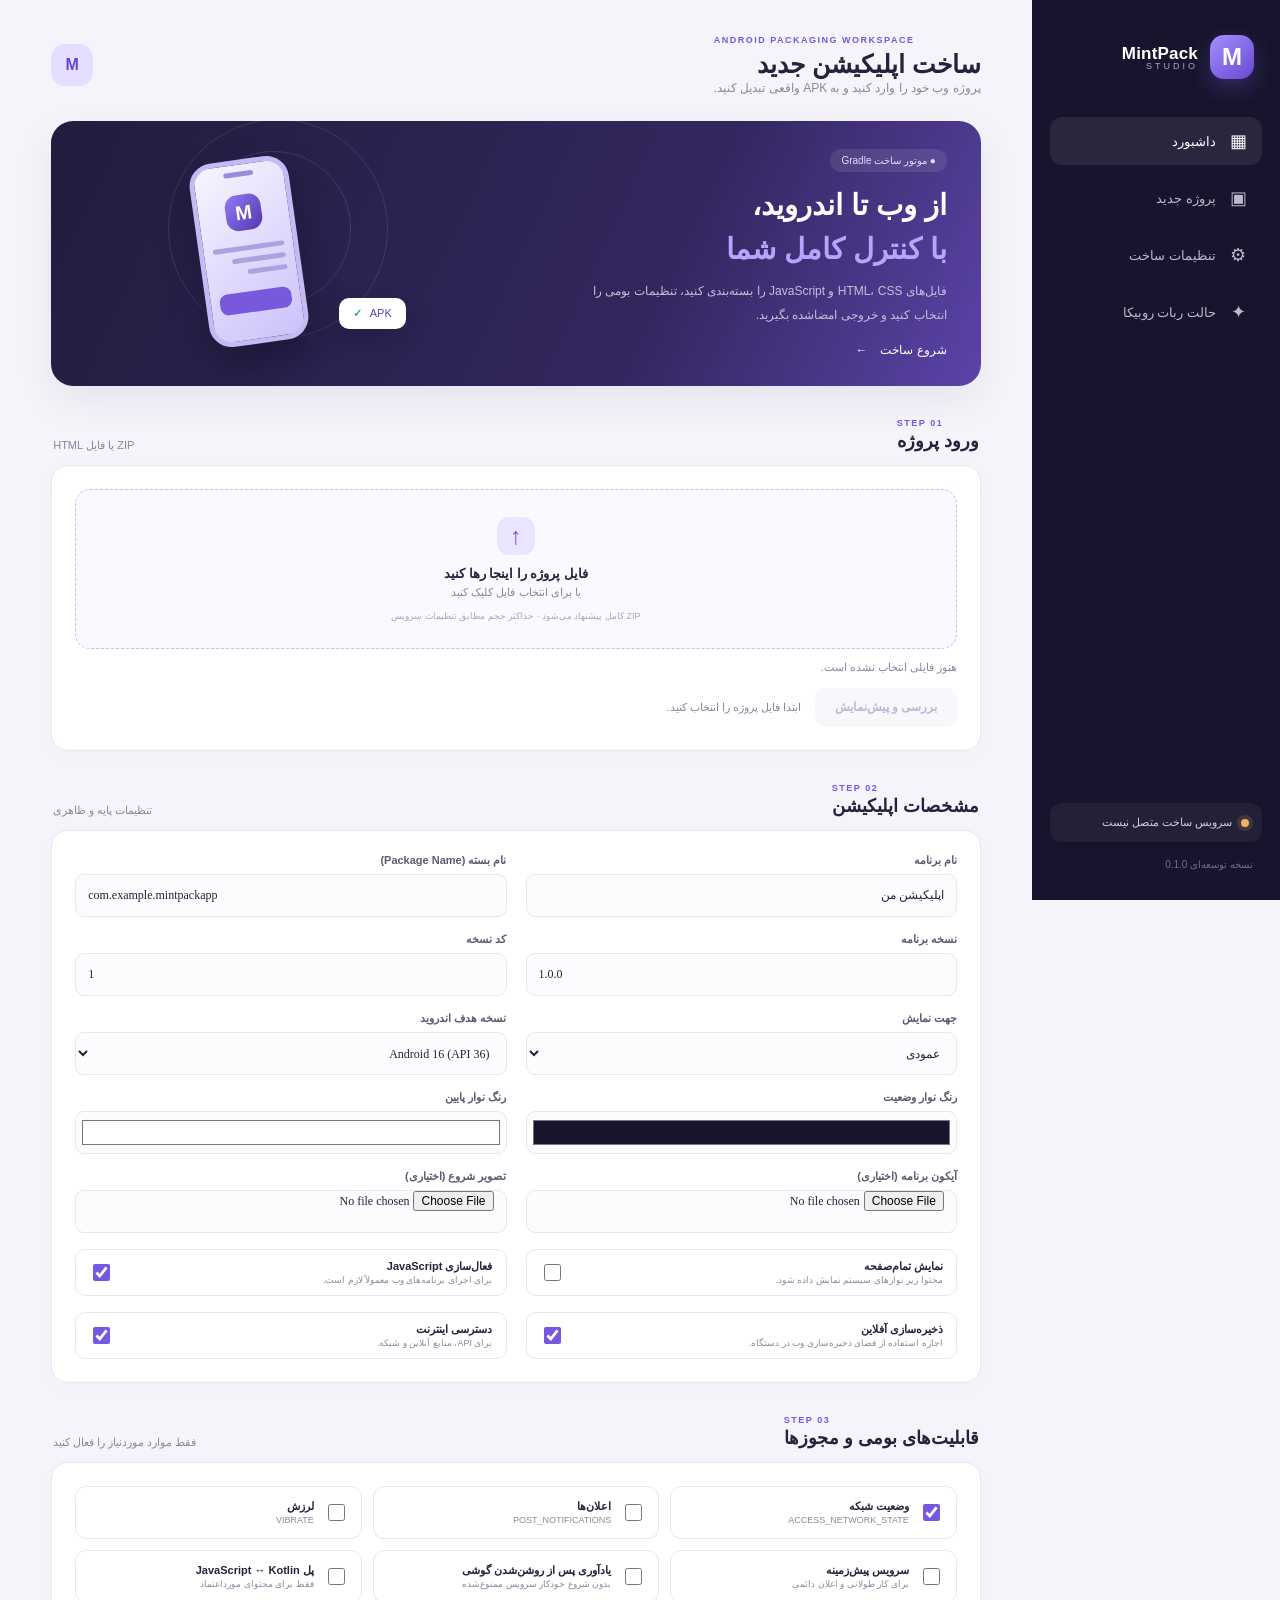
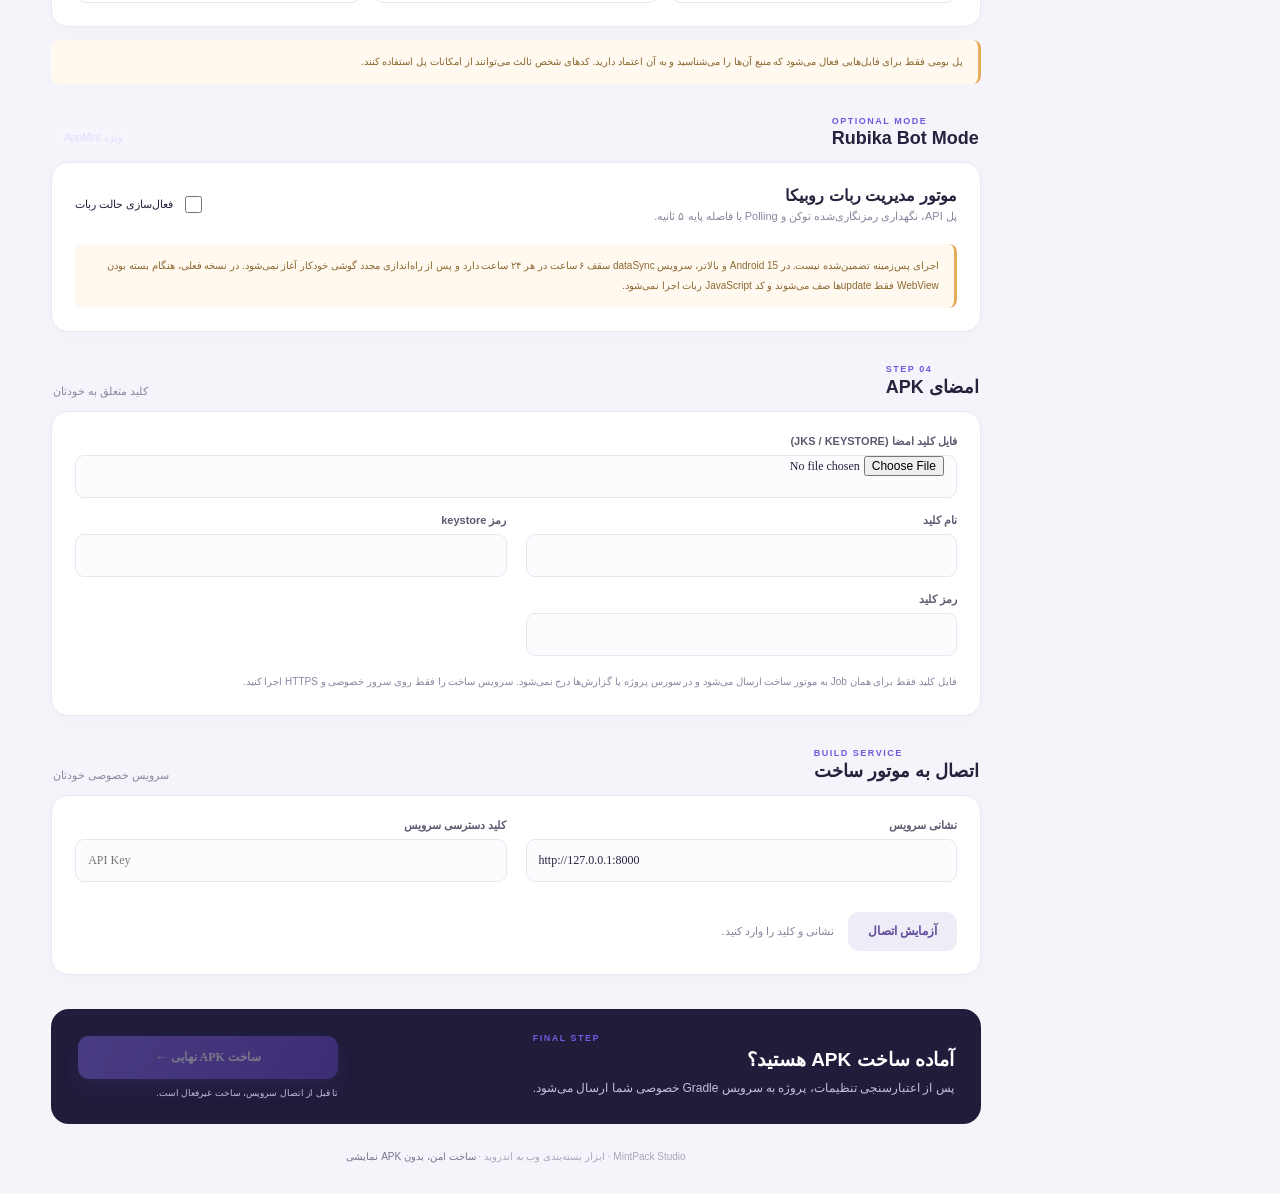
<file: studio-web/index.html>
<!doctype html>
<html lang="fa" dir="rtl">
<head>
  <meta charset="utf-8"><meta name="viewport" content="width=device-width, initial-scale=1">
  <meta name="theme-color" content="#17152d">
  <title>MintPack Studio</title>
  <link rel="stylesheet" href="./styles.css">
</head>
<body>
  <div class="app-shell">
    <aside class="sidebar">
      <a class="brand" href="#top"><span class="brand-mark">M</span><span><b>MintPack</b><small>STUDIO</small></span></a>
      <nav>
        <a class="nav-item active" href="#dashboard"><span>▦</span> داشبورد</a>
        <a class="nav-item" href="#project"><span>▣</span> پروژه جدید</a>
        <a class="nav-item" href="#settings"><span>⚙</span> تنظیمات ساخت</a>
        <a class="nav-item" href="#rubika"><span>✦</span> حالت ربات روبیکا</a>
      </nav>
      <div class="side-note"><span class="dot"></span><span id="connectionText">سرویس ساخت متصل نیست</span></div>
      <div class="sidebar-footer">نسخه توسعه‌ای 0.1.0</div>
    </aside>

    <main id="top" class="main-content">
      <header class="topbar"><div><span class="eyebrow">ANDROID PACKAGING WORKSPACE</span><h1>ساخت اپلیکیشن جدید</h1><p>پروژه وب خود را وارد کنید و به APK واقعی تبدیل کنید.</p></div><div class="avatar">M</div></header>

      <section id="dashboard" class="hero-card">
        <div class="hero-copy"><span class="pill">● موتور ساخت Gradle</span><h2>از وب تا اندروید،<br><em>با کنترل کامل شما</em></h2><p>فایل‌های HTML، CSS و JavaScript را بسته‌بندی کنید، تنظیمات بومی را انتخاب کنید و خروجی امضاشده بگیرید.</p><a href="#project" class="hero-link">شروع ساخت <b>←</b></a></div>
        <div class="hero-art" aria-hidden="true"><div class="orb orb-one"></div><div class="orb orb-two"></div><div class="phone"><div class="phone-top"></div><div class="phone-app">M</div><div class="phone-lines"><i></i><i></i><i></i></div><div class="phone-button"></div></div><div class="float-chip">APK <b>✓</b></div></div>
      </section>

      <section class="section-heading" id="project"><div><span class="eyebrow">STEP 01</span><h2>ورود پروژه</h2></div><span class="muted">ZIP یا فایل HTML</span></section>
      <section class="panel upload-panel">
        <label class="dropzone" for="projectFiles" id="dropzone">
          <input id="projectFiles" type="file" multiple accept=".zip,.html,.htm,.css,.js,.json,.png,.jpg,.jpeg,.webp,.svg,.woff,.woff2,.ttf,.otf">
          <span class="upload-icon">↑</span><strong>فایل پروژه را اینجا رها کنید</strong><span>یا برای انتخاب فایل کلیک کنید</span><small>ZIP کامل پیشنهاد می‌شود · حداکثر حجم مطابق تنظیمات سرویس</small>
        </label>
        <div class="file-list" id="fileList"><span class="muted">هنوز فایلی انتخاب نشده است.</span></div>
        <div class="row-actions"><button class="btn btn-secondary" id="inspectBtn" disabled>بررسی و پیش‌نمایش</button><span class="muted" id="inspectStatus">ابتدا فایل پروژه را انتخاب کنید.</span></div>
        <div class="preview-wrap hidden" id="previewWrap"><div class="preview-head"><b>پیش‌نمایش ایزوله پروژه</b><span id="entryPath"></span></div><iframe id="previewFrame" title="پیش‌نمایش پروژه" sandbox="allow-scripts"></iframe></div>
      </section>

      <section class="section-heading" id="settings"><div><span class="eyebrow">STEP 02</span><h2>مشخصات اپلیکیشن</h2></div><span class="muted">تنظیمات پایه و ظاهری</span></section>
      <section class="panel form-grid">
        <label>نام برنامه<input id="appName" value="اپلیکیشن من" maxlength="48"></label>
        <label>نام بسته (Package Name)<input id="packageName" value="com.example.mintpackapp" dir="ltr" spellcheck="false"></label>
        <label>نسخه برنامه<input id="versionName" value="1.0.0" dir="ltr"></label>
        <label>کد نسخه<input id="versionCode" type="number" min="1" value="1" dir="ltr"></label>
        <label>جهت نمایش<select id="orientation"><option value="portrait">عمودی</option><option value="landscape">افقی</option><option value="sensor">چرخش خودکار</option></select></label>
        <label>نسخه هدف اندروید<select id="targetSdk"><option value="35">Android 15 (API 35)</option><option value="36" selected>Android 16 (API 36)</option></select></label>
        <label>رنگ نوار وضعیت<input id="statusBarColor" type="color" value="#17152d"></label>
        <label>رنگ نوار پایین<input id="navigationBarColor" type="color" value="#ffffff"></label>
        <label>آیکون برنامه (اختیاری)<input id="appIcon" type="file" accept=".png,.jpg,.jpeg,image/png,image/jpeg"></label>
        <label>تصویر شروع (اختیاری)<input id="splashImage" type="file" accept=".png,.jpg,.jpeg,image/png,image/jpeg"></label>
        <div class="toggle-row"><div><b>نمایش تمام‌صفحه</b><small>محتوا زیر نوارهای سیستم نمایش داده شود.</small></div><input id="fullScreen" type="checkbox"></div>
        <div class="toggle-row"><div><b>فعال‌سازی JavaScript</b><small>برای اجرای برنامه‌های وب معمولاً لازم است.</small></div><input id="javascriptEnabled" type="checkbox" checked></div>
        <div class="toggle-row"><div><b>ذخیره‌سازی آفلاین</b><small>اجازه استفاده از فضای ذخیره‌سازی وب در دستگاه.</small></div><input id="offlineStorage" type="checkbox" checked></div>
        <div class="toggle-row"><div><b>دسترسی اینترنت</b><small>برای API، منابع آنلاین و شبکه.</small></div><input id="allowInternet" type="checkbox" checked></div>
      </section>

      <section class="section-heading"><div><span class="eyebrow">STEP 03</span><h2>قابلیت‌های بومی و مجوزها</h2></div><span class="muted">فقط موارد موردنیاز را فعال کنید</span></section>
      <section class="panel permission-grid">
        <label class="permission"><input type="checkbox" id="networkState" checked><span><b>وضعیت شبکه</b><small>ACCESS_NETWORK_STATE</small></span></label>
        <label class="permission"><input type="checkbox" id="notifications"><span><b>اعلان‌ها</b><small>POST_NOTIFICATIONS</small></span></label>
        <label class="permission"><input type="checkbox" id="vibrate"><span><b>لرزش</b><small>VIBRATE</small></span></label>
        <label class="permission"><input type="checkbox" id="foregroundService"><span><b>سرویس پیش‌زمینه</b><small>برای کار طولانی و اعلان دائمی</small></span></label>
        <label class="permission"><input type="checkbox" id="bootReceiver"><span><b>یادآوری پس از روشن‌شدن گوشی</b><small>بدون شروع خودکار سرویس ممنوع‌شده</small></span></label>
        <label class="permission"><input type="checkbox" id="nativeBridge"><span><b>پل JavaScript ↔ Kotlin</b><small>فقط برای محتوای مورداعتماد</small></span></label>
      </section>
      <div class="warning-note" id="bridgeWarning">پل بومی فقط برای فایل‌هایی فعال می‌شود که منبع آن‌ها را می‌شناسید و به آن اعتماد دارید. کدهای شخص ثالث می‌توانند از امکانات پل استفاده کنند.</div>

      <section class="section-heading" id="rubika"><div><span class="eyebrow">OPTIONAL MODE</span><h2>Rubika Bot Mode</h2></div><span class="pill pill-purple">ویژه AppMint</span></section>
      <section class="panel bot-panel">
        <div><b>موتور مدیریت ربات روبیکا</b><p>پل API، نگهداری رمزنگاری‌شده توکن و Polling با فاصله پایه ۵ ثانیه.</p></div>
        <label class="switch-label"><input id="rubikaMode" type="checkbox"><span>فعال‌سازی حالت ربات</span></label>
        <div class="warning-note">اجرای پس‌زمینه تضمین‌شده نیست. در Android 15 و بالاتر، سرویس dataSync سقف ۶ ساعت در هر ۲۴ ساعت دارد و پس از راه‌اندازی مجدد گوشی خودکار آغاز نمی‌شود. در نسخه فعلی، هنگام بسته بودن WebView فقط updateها صف می‌شوند و کد JavaScript ربات اجرا نمی‌شود.</div>
      </section>

      <section class="section-heading"><div><span class="eyebrow">STEP 04</span><h2>امضای APK</h2></div><span class="muted">کلید متعلق به خودتان</span></section>
      <section class="panel form-grid signing-grid">
        <label class="wide">فایل کلید امضا (JKS / KEYSTORE)<input id="keystoreFile" type="file" accept=".jks,.keystore"></label>
        <label>نام کلید<input id="keyAlias" dir="ltr" autocomplete="off"></label>
        <label>رمز keystore<input id="storePassword" type="password" autocomplete="new-password"></label>
        <label>رمز کلید<input id="keyPassword" type="password" autocomplete="new-password"></label>
        <p class="security-text wide">فایل کلید فقط برای همان Job به موتور ساخت ارسال می‌شود و در سورس پروژه یا گزارش‌ها درج نمی‌شود. سرویس ساخت را فقط روی سرور خصوصی و HTTPS اجرا کنید.</p>
      </section>

      <section class="section-heading"><div><span class="eyebrow">BUILD SERVICE</span><h2>اتصال به موتور ساخت</h2></div><span class="muted">سرویس خصوصی خودتان</span></section>
      <section class="panel form-grid service-grid">
        <label>نشانی سرویس<input id="apiBase" value="http://127.0.0.1:8000" dir="ltr" placeholder="https://build.example.com"></label>
        <label>کلید دسترسی سرویس<input id="apiKey" type="password" autocomplete="off" placeholder="API Key" dir="ltr"></label>
        <div class="wide row-actions"><button class="btn btn-secondary" id="testServiceBtn">آزمایش اتصال</button><span id="serviceStatus" class="muted">نشانی و کلید را وارد کنید.</span></div>
      </section>

      <section class="build-panel"><div class="build-copy"><span class="eyebrow">FINAL STEP</span><h2>آماده ساخت APK هستید؟</h2><p>پس از اعتبارسنجی تنظیمات، پروژه به سرویس Gradle خصوصی شما ارسال می‌شود.</p></div><div class="build-action"><button class="btn btn-primary" id="buildBtn" disabled>ساخت APK نهایی <span>←</span></button><div class="progress hidden" id="progress"><div class="progress-bar" id="progressBar"></div></div><small id="buildStatus">تا قبل از اتصال سرویس، ساخت غیرفعال است.</small><a class="download-link hidden" id="downloadLink" href="#">دانلود APK نهایی</a></div></section>
      <footer>MintPack Studio · ابزار بسته‌بندی وب به اندروید · <span>ساخت امن، بدون APK نمایشی</span></footer>
    </main>
  </div>
  <script src="./app.js"></script>
</body>
</html>
</file>
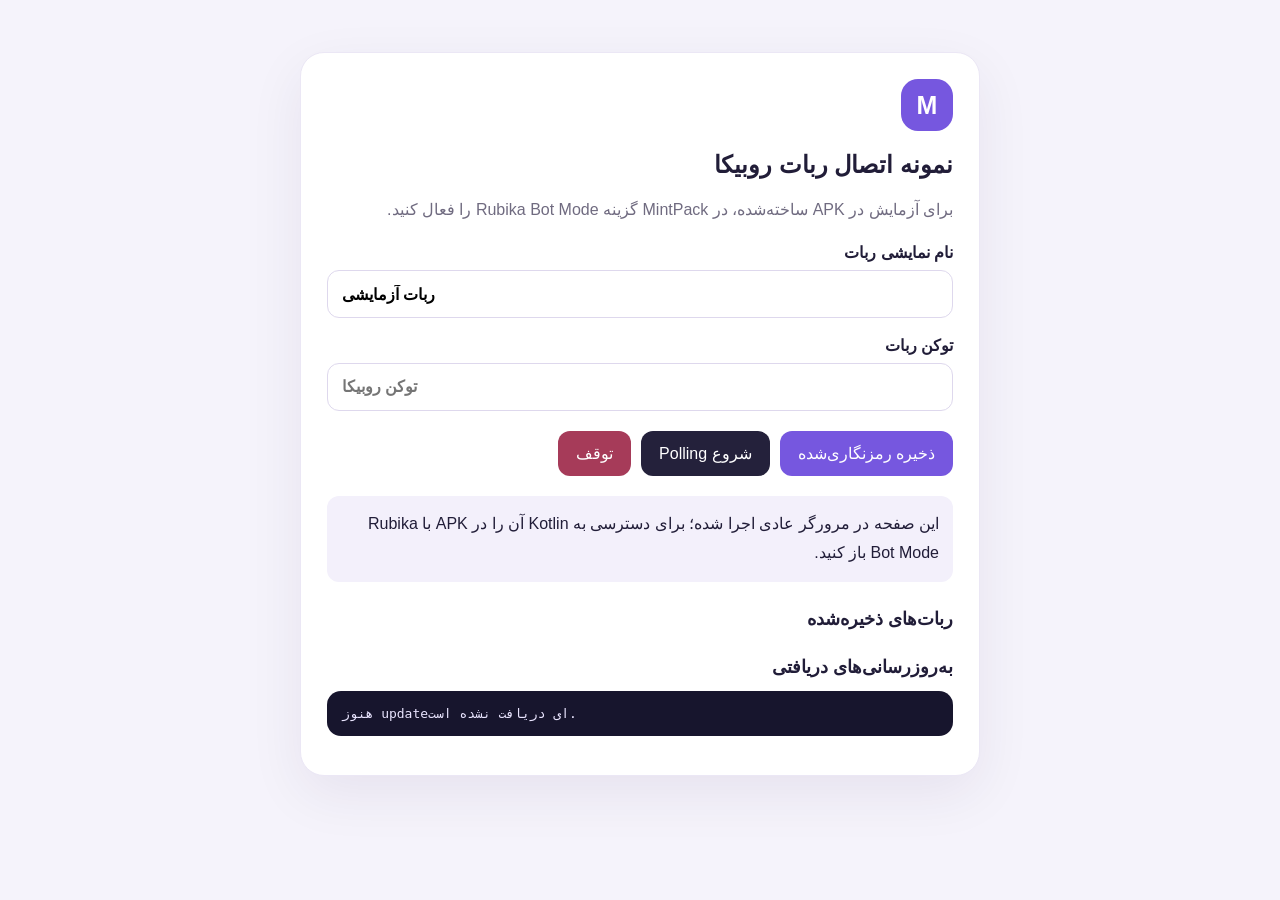
<file: examples/rubika-bot-demo/index.html>
<!doctype html>
<html lang="fa" dir="rtl">
<head>
  <meta charset="utf-8">
  <meta name="viewport" content="width=device-width,initial-scale=1">
  <meta name="theme-color" content="#17152d">
  <title>نمونه ربات روبیکا · MintPack</title>
  <link rel="stylesheet" href="css/app.css">
</head>
<body>
  <main class="shell">
    <div class="brand">M</div>
    <h1>نمونه اتصال ربات روبیکا</h1>
    <p class="intro">برای آزمایش در APK ساخته‌شده، در MintPack گزینه Rubika Bot Mode را فعال کنید.</p>
    <label>نام نمایشی ربات<input id="label" value="ربات آزمایشی" maxlength="40"></label>
    <label>توکن ربات<input id="token" type="password" autocomplete="off" placeholder="توکن روبیکا"></label>
    <div class="actions">
      <button id="save">ذخیره رمزنگاری‌شده</button>
      <button id="start" class="secondary">شروع Polling</button>
      <button id="stop" class="danger">توقف</button>
    </div>
    <div class="status" id="status">در انتظار بررسی پل بومی…</div>
    <h2>ربات‌های ذخیره‌شده</h2>
    <ul id="bots"></ul>
    <h2>به‌روزرسانی‌های دریافتی</h2>
    <pre id="updates">هنوز updateای دریافت نشده است.</pre>
  </main>
  <script src="js/app.js"></script>
</body>
</html>
</file>
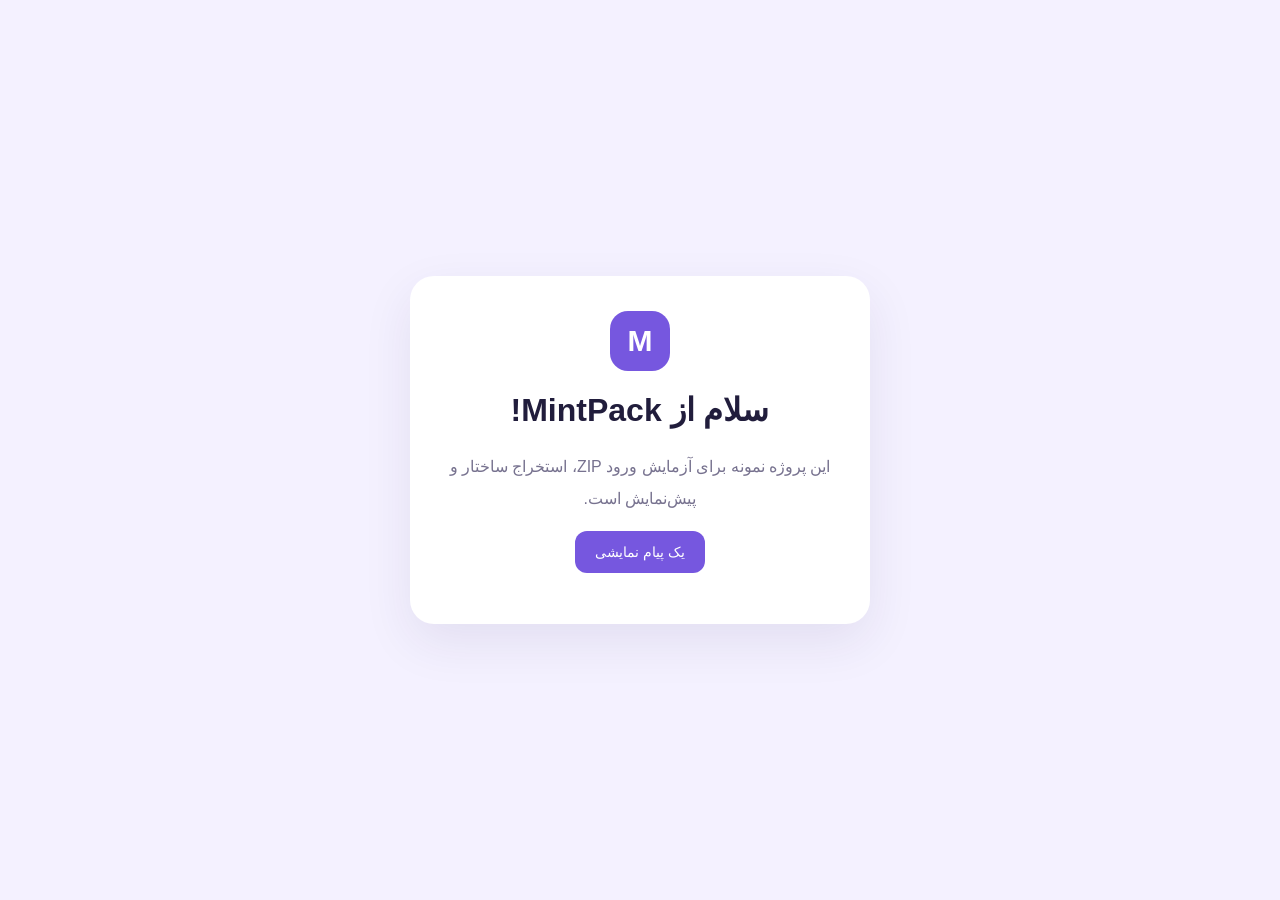
<file: examples/sample-web/index.html>
<!doctype html>
<html lang="fa" dir="rtl">
<head><meta charset="utf-8"><meta name="viewport" content="width=device-width,initial-scale=1"><title>نمونه MintPack</title><link rel="stylesheet" href="css/app.css"></head>
<body><main><div class="mark">M</div><h1>سلام از MintPack!</h1><p>این پروژه نمونه برای آزمایش ورود ZIP، استخراج ساختار و پیش‌نمایش است.</p><button id="hello">یک پیام نمایشی</button><output id="result"></output></main><script src="js/app.js"></script></body>
</html>
</file>
<file: studio-web/styles.css>
:root{--navy:#17152d;--navy2:#24213e;--purple:#7657df;--purple2:#a38bff;--bg:#f5f4fa;--ink:#24223c;--muted:#89879e;--line:#e9e7f1;--white:#fff;--green:#34a982;--shadow:0 14px 38px rgba(31,25,72,.07)}
*{box-sizing:border-box}html{scroll-behavior:smooth}body{margin:0;background:var(--bg);color:var(--ink);font-family:Tahoma,Arial,sans-serif}.app-shell{display:grid;grid-template-columns:248px minmax(0,1fr);max-width:1600px;margin:auto;min-height:100vh}.sidebar{background:var(--navy);color:#fff;padding:30px 18px;position:sticky;top:0;height:100vh;display:flex;flex-direction:column}.brand{display:flex;align-items:center;gap:12px;color:#fff;text-decoration:none;padding:5px 8px 38px}.brand-mark{width:44px;height:44px;border-radius:14px;background:linear-gradient(140deg,#a58fff,#6748d0);display:grid;place-items:center;font-size:24px;font-weight:800;box-shadow:0 8px 20px #6847bb66}.brand b{display:block;font-size:17px;letter-spacing:.2px}.brand small{display:block;font-size:9px;letter-spacing:3px;color:#aaa3d0;margin-top:-3px}.sidebar nav{display:grid;gap:9px}.nav-item{color:#bcb9ce;text-decoration:none;padding:13px 14px;border-radius:12px;font-size:13px;display:flex;gap:12px;align-items:center}.nav-item span{font-size:18px;width:20px;text-align:center}.nav-item.active,.nav-item:hover{color:#fff;background:#ffffff14}.side-note{margin-top:auto;background:#ffffff0d;padding:13px;border-radius:12px;display:flex;gap:9px;align-items:center;color:#d1cce5;font-size:11px}.dot{width:8px;height:8px;border-radius:50%;background:#efb45c;box-shadow:0 0 0 4px #efb45c25}.sidebar-footer{font-size:10px;color:#716d88;margin:17px 9px 0}.main-content{padding:35px clamp(18px,4vw,58px) 28px;max-width:1250px;width:100%;margin:auto}.topbar{display:flex;justify-content:space-between;align-items:center;margin-bottom:26px}.eyebrow{font-size:9px;font-weight:800;letter-spacing:1.5px;color:var(--purple);direction:ltr;display:block}.topbar h1{font-size:25px;margin:5px 0 2px}.topbar p,.hero-copy p,.build-copy p{color:var(--muted);font-size:12px;margin:0}.avatar{width:42px;height:42px;border-radius:14px;background:#e6defe;color:#6546ce;display:grid;place-items:center;font-weight:800}.hero-card{min-height:230px;border-radius:22px;background:linear-gradient(115deg,#201d3d,#33265e 65%,#5b43a8);padding:28px 34px;color:#fff;display:flex;align-items:center;justify-content:space-between;overflow:hidden;position:relative;box-shadow:var(--shadow)}.hero-copy{position:relative;z-index:2;max-width:54%}.pill{font-size:10px;padding:6px 11px;border-radius:30px;background:#ffffff18;color:#e2dcff;display:inline-flex;align-items:center;gap:6px}.hero-copy h2{font-size:29px;line-height:1.5;margin:12px 0 8px}.hero-copy h2 em{font-style:normal;color:#b6a4ff}.hero-copy p{color:#c4c0d9;line-height:2;max-width:390px}.hero-link{color:#fff;text-decoration:none;display:inline-flex;gap:13px;margin-top:16px;font-size:12px}.hero-art{width:40%;height:200px;position:relative}.orb{position:absolute;border:1px solid #ffffff1c;border-radius:50%}.orb-one{width:220px;height:220px;top:-35px;right:12%}.orb-two{width:155px;height:155px;top:-3px;right:23%}.phone{position:absolute;width:100px;height:185px;background:linear-gradient(145deg,#f7f5ff,#cbc2fa);border:5px solid #c6baf4;border-radius:23px;right:38%;top:5px;box-shadow:0 18px 32px #11102988;transform:rotate(-8deg);padding:14px 9px}.phone-top{height:5px;width:30px;border-radius:10px;background:#9b8bdb;margin:-7px auto 18px}.phone-app{height:36px;width:36px;border-radius:12px;background:linear-gradient(135deg,#9379f5,#5137af);color:white;display:grid;place-items:center;font-size:20px;font-weight:800;margin:auto}.phone-lines{display:grid;gap:7px;margin-top:15px}.phone-lines i{height:5px;border-radius:8px;background:#ada1df}.phone-lines i:nth-child(2){width:75%}.phone-lines i:nth-child(3){width:55%}.phone-button{height:21px;border-radius:8px;background:#7959db;margin-top:17px}.float-chip{position:absolute;right:7%;bottom:25px;padding:9px 14px;background:#fff;color:#5740af;border-radius:10px;font-size:11px;box-shadow:0 8px 24px #15112e55}.float-chip b{color:var(--green);margin-right:5px}.section-heading{display:flex;justify-content:space-between;align-items:end;margin:32px 2px 13px}.section-heading h2{font-size:18px;margin:2px 0 0}.muted{color:var(--muted);font-size:11px}.panel{background:var(--white);border:1px solid var(--line);border-radius:17px;padding:23px;box-shadow:0 5px 24px #28204b05}.dropzone{border:1.5px dashed #c7baf1;border-radius:15px;background:#faf9ff;min-height:160px;display:flex;flex-direction:column;align-items:center;justify-content:center;gap:5px;cursor:pointer;transition:.2s;text-align:center}.dropzone:hover,.dropzone.dragover{border-color:var(--purple);background:#f4f0ff}.dropzone input{display:none}.upload-icon{width:38px;height:38px;border-radius:12px;background:#ebe5ff;color:var(--purple);font-size:24px;display:grid;place-items:center;margin-bottom:6px}.dropzone strong{font-size:13px}.dropzone span:not(.upload-icon){font-size:11px;color:var(--muted)}.dropzone small{font-size:9px;color:#aaa6bb;margin-top:7px}.file-list{margin:12px 0 0;display:grid;gap:6px}.file-item{padding:8px 11px;border-radius:9px;background:#f7f6fb;font-size:10px;display:flex;justify-content:space-between;gap:10px}.file-item span:last-child{color:var(--muted);direction:ltr}.row-actions{display:flex;align-items:center;gap:14px;margin-top:14px;flex-wrap:wrap}.btn{border:0;border-radius:11px;padding:12px 20px;font:600 12px Tahoma;cursor:pointer;transition:.18s}.btn:disabled{opacity:.4;cursor:not-allowed}.btn-secondary{background:#efecf8;color:#5c4c9a}.btn-secondary:hover:not(:disabled){background:#e4def5}.btn-primary{background:linear-gradient(115deg,#896bec,#6846cc);color:#fff;box-shadow:0 9px 20px #795adf35;padding:14px 24px}.btn-primary:hover{transform:translateY(-1px);box-shadow:0 12px 24px #795adf55}.preview-wrap{margin-top:18px;border:1px solid var(--line);border-radius:13px;overflow:hidden}.preview-head{background:#f9f8fc;padding:11px 14px;display:flex;justify-content:space-between;font-size:11px}.preview-head span{font-size:10px;color:var(--muted);direction:ltr}iframe{display:block;width:100%;height:390px;border:0;background:white}.hidden{display:none!important}.form-grid{display:grid;grid-template-columns:repeat(2,minmax(0,1fr));gap:16px 19px}.form-grid label{font-size:11px;font-weight:600;color:#5d5a70;display:grid;gap:7px}.form-grid input:not([type=checkbox]),.form-grid select{width:100%;height:43px;border:1px solid var(--line);border-radius:9px;padding:0 12px;background:#fcfbfe;color:var(--ink);font:12px Tahoma;outline:none}.form-grid input:focus,.form-grid select:focus{border-color:#a18be9;box-shadow:0 0 0 3px #8d72e51b}.form-grid input[type=color]{padding:4px;height:43px}.toggle-row{border:1px solid var(--line);border-radius:10px;padding:10px 13px;display:flex;justify-content:space-between;align-items:center;gap:10px}.toggle-row b,.permission b{display:block;font-size:11px}.toggle-row small,.permission small{display:block;color:var(--muted);font-size:9px;margin-top:2px}.toggle-row input,.permission input,.switch-label input{accent-color:var(--purple);width:17px;height:17px}.permission-grid{display:grid;grid-template-columns:repeat(3,minmax(0,1fr));gap:11px}.permission{border:1px solid var(--line);border-radius:11px;padding:13px;display:flex;align-items:center;gap:10px}.permission input{flex-shrink:0}.warning-note{border-right:3px solid #e6ad5b;background:#fff9ef;color:#8c6832;padding:12px 15px;border-radius:8px;font-size:10px;line-height:2;margin-top:13px}.bot-panel{display:grid;grid-template-columns:1fr auto;gap:8px 18px;align-items:center}.bot-panel p{font-size:11px;color:var(--muted);margin:5px 0 0}.bot-panel .warning-note{grid-column:1/-1}.switch-label{font-size:11px;display:flex;align-items:center;gap:8px}.signing-grid .wide,.service-grid .wide{grid-column:1/-1}.security-text{font-size:10px;line-height:2;color:#8b86a0;margin:0}.build-panel{margin-top:34px;background:#201d3b;border-radius:18px;padding:24px 27px;color:#fff;display:flex;align-items:center;justify-content:space-between;gap:25px}.build-copy h2{font-size:19px;margin:5px 0}.build-copy p{color:#c4c0d9;line-height:2}.build-action{min-width:260px;display:grid;gap:9px}.build-action small{color:#c6c1da;font-size:9px}.progress{height:6px;border-radius:8px;background:#ffffff20;overflow:hidden}.progress-bar{height:100%;width:4%;background:#a990ff;transition:width .4s}.download-link{color:#c6b4ff;font-size:12px;text-decoration:none}footer{text-align:center;color:#aaa6bb;font-size:10px;padding:27px 0 4px}footer span{color:#77738e}
@media(max-width:900px){.app-shell{grid-template-columns:76px minmax(0,1fr)}.sidebar{padding:25px 10px;align-items:center}.brand{padding:0 0 35px}.brand>span:last-child,.nav-item:not(.active){font-size:0}.brand>span:last-child,.sidebar-footer,.side-note span:last-child{display:none}.nav-item{font-size:0;justify-content:center;width:48px;height:48px;padding:0}.nav-item span{font-size:20px}.side-note{padding:12px}.hero-card{padding:22px}.hero-copy{max-width:60%}.hero-copy h2{font-size:24px}.hero-art{width:35%}.phone{right:27%}.permission-grid{grid-template-columns:repeat(2,minmax(0,1fr))}}
@media(max-width:600px){.app-shell{display:block}.sidebar{height:auto;position:static;padding:10px 14px;display:flex;flex-direction:row;justify-content:space-between}.brand{padding:0}.brand-mark{width:38px;height:38px}.brand>span:last-child{display:block}.sidebar nav{display:flex;gap:4px}.nav-item{width:36px;height:38px}.nav-item span{font-size:17px}.side-note,.sidebar-footer{display:none}.main-content{padding:20px 14px}.topbar h1{font-size:20px}.hero-card{min-height:220px;padding:20px}.hero-copy{max-width:72%}.hero-copy h2{font-size:20px}.hero-copy p{font-size:10px}.hero-art{position:absolute;left:-7%;width:43%;opacity:.7}.phone{right:15%;transform:scale(.8) rotate(-8deg)}.float-chip{right:0}.form-grid{grid-template-columns:1fr}.permission-grid{grid-template-columns:1fr 1fr}.panel{padding:15px}.section-heading{margin-top:26px}.build-panel{display:block;padding:20px}.build-action{margin-top:18px;min-width:0}.bot-panel{grid-template-columns:1fr}.bot-panel .warning-note{grid-column:auto}.preview-wrap iframe{height:300px}}
</file>
<file: examples/rubika-bot-demo/css/app.css>
:root{color-scheme:light;font-family:Tahoma,Arial,sans-serif;background:#f5f3fb;color:#211d38}*{box-sizing:border-box}body{margin:0;padding:24px}.shell{max-width:680px;margin:28px auto;background:white;border:1px solid #ebe7f5;border-radius:24px;padding:26px;box-shadow:0 18px 55px #24144a12}.brand{width:52px;height:52px;border-radius:17px;background:#7657df;color:white;display:grid;place-items:center;font-weight:bold;font-size:25px}h1{font-size:24px;margin:20px 0 8px}.intro{color:#706b80;line-height:1.9}label{display:block;margin:18px 0;font-weight:bold}input{display:block;width:100%;margin-top:8px;padding:14px;border:1px solid #ded8ed;border-radius:12px;font:inherit;direction:ltr;text-align:left}.actions{display:flex;flex-wrap:wrap;gap:10px;margin:20px 0}button{border:0;border-radius:12px;background:#7657df;color:white;padding:13px 18px;font:inherit;cursor:pointer}.secondary{background:#24213b}.danger{background:#a63b59}.status{background:#f3f0fb;padding:14px;border-radius:12px;line-height:1.8;overflow-wrap:anywhere}h2{font-size:18px;margin:26px 0 12px}ul{padding-right:22px;line-height:2}pre{direction:ltr;text-align:left;white-space:pre-wrap;overflow-wrap:anywhere;background:#17152d;color:#eae5ff;border-radius:14px;padding:15px;max-height:280px;overflow:auto}@media(max-width:500px){body{padding:10px}.shell{margin:8px auto;padding:18px}.actions button{flex:1 1 100%}}
</file>
<file: examples/sample-web/css/app.css>
*{box-sizing:border-box}body{margin:0;min-height:100vh;display:grid;place-items:center;background:#f4f1ff;color:#211d3c;font-family:Tahoma,Arial,sans-serif}main{width:min(90%,460px);padding:35px;border-radius:24px;background:#fff;box-shadow:0 18px 50px #30225b16;text-align:center}.mark{width:60px;height:60px;border-radius:18px;background:#7657df;color:white;display:grid;place-items:center;font-size:30px;font-weight:bold;margin:auto}h1{margin-top:20px}p{color:#77728f;line-height:2}button{border:0;border-radius:12px;background:#7657df;color:white;padding:13px 20px;font-size:14px}output{display:block;margin-top:16px;color:#3c9a7a}
</file>
